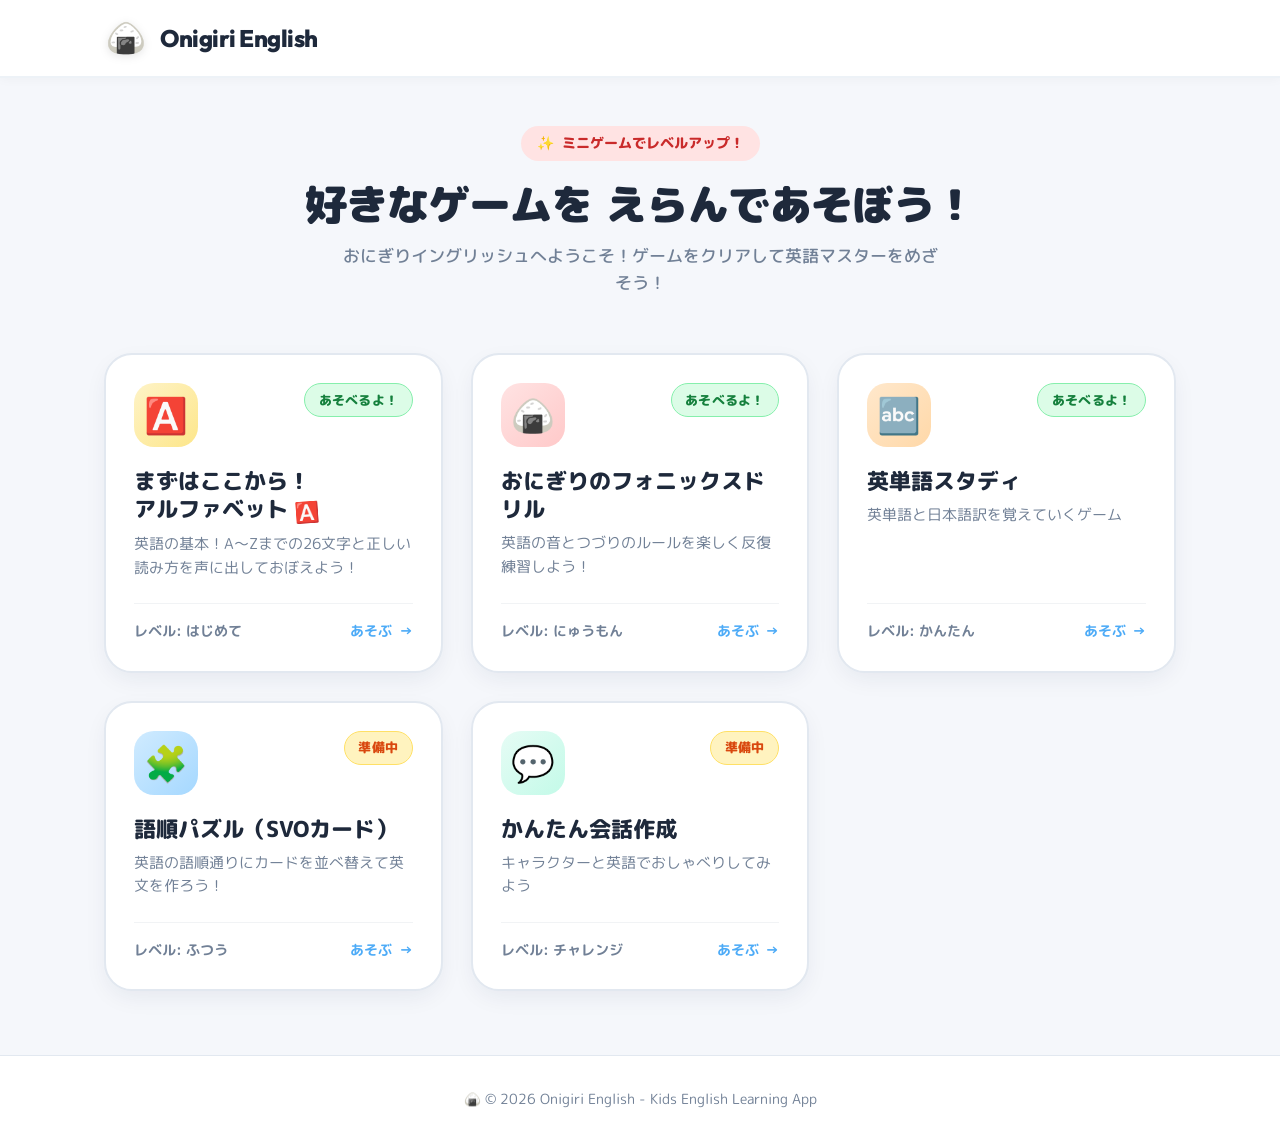
<file: index.html>
<!doctype html>
<html lang="ja">
  <head>
    <meta charset="UTF-8" />
    <meta name="viewport" content="width=device-width, initial-scale=1.0" />
    <title>Onigiri English - 子ども向け英語学習ポータル</title>
    <meta name="description" content="子ども向け英語学習Webアプリ。英単語スタディ、語順パズル、英会話などの楽しいミニゲームで英語を学ぼう！" />
    <meta property="og:title" content="Onigiri English - 子ども向け英語学習ポータル" />
    <meta property="og:description" content="子ども向け英語学習Webアプリ。英単語スタディ、語順パズル、英会話などの楽しいミニゲームで英語を学ぼう！" />
    <meta property="og:type" content="website" />
    <meta name="twitter:card" content="summary_large_image" />

    <!-- 共通スタイルシート -->
    <link rel="stylesheet" href="/css/style.css" />
  </head>
  <body>
    <!-- ヘッダー -->
    <header class="site-header">
      <div class="container header-inner">
        <a href="/" class="brand-logo" aria-label="Onigiri English トップページ">
          <div class="brand-icon" aria-hidden="true">🍙</div>
          <div class="brand-info">
            <span class="brand-title">Onigiri English</span>
          </div>
        </a>
      </div>
    </header>

    <!-- メインコンテンツ -->
    <main class="main-content">
      <div class="container">
        <!-- ヒーロー / 案内エリア -->
        <section class="hero-section">
          <div class="hero-pill">
            <span aria-hidden="true">✨</span>
            <span>ミニゲームでレベルアップ！</span>
          </div>
          <h1 class="hero-title">好きなゲームを えらんであそぼう！</h1>
          <p class="hero-subtitle">
            おにぎりイングリッシュへようこそ！ゲームをクリアして英語マスターをめざそう！
          </p>
        </section>

        <!-- ゲーム選択グリッド -->
        <section class="games-section" aria-label="ゲーム選択一覧">
          <div class="games-grid">

            <!-- ゲーム0: まずはここから！ アルファベット -->
            <a 
              href="games/alphabet/index.html" 
              class="game-card" 
              aria-label="まずはここから！ アルファベット（あそべるよ！）"
            >
              <div class="card-header">
                <div class="game-icon-wrapper icon-alphabet" aria-hidden="true">
                  🅰️
                </div>
                <span class="status-badge ready">あそべるよ！</span>
              </div>
              <div class="card-body">
                <h2 class="game-title">まずはここから！<br />アルファベット <span class="title-pop-a" aria-hidden="true">🅰️</span></h2>
                <p class="game-description">英語の基本！A〜Zまでの26文字と正しい読み方を声に出しておぼえよう！</p>
              </div>
              <div class="card-footer">
                <span>レベル: はじめて</span>
                <span class="play-action-text">あそぶ <span class="arrow-icon">→</span></span>
              </div>
            </a>
            
            <!-- ゲーム1: おにぎりのフォニックスドリル -->
            <a 
              href="games/phonics-drill/index.html" 
              class="game-card" 
              aria-label="おにぎりのフォニックスドリル（あそべるよ！）"
            >
              <div class="card-header">
                <div class="game-icon-wrapper icon-phonics" aria-hidden="true">
                  🍙
                </div>
                <span class="status-badge ready">あそべるよ！</span>
              </div>
              <div class="card-body">
                <h2 class="game-title">おにぎりのフォニックスドリル</h2>
                <p class="game-description">英語の音とつづりのルールを楽しく反復練習しよう！</p>
              </div>
              <div class="card-footer">
                <span>レベル: にゅうもん</span>
                <span class="play-action-text">あそぶ <span class="arrow-icon">→</span></span>
              </div>
            </a>

            <!-- ゲーム2: 英単語スタディ -->
            <a 
              href="games/word-match/index.html" 
              class="game-card" 
              aria-label="英単語スタディ（あそべるよ！）"
            >
              <div class="card-header">
                <div class="game-icon-wrapper icon-word" aria-hidden="true">
                  🔤
                </div>
                <span class="status-badge ready">あそべるよ！</span>
              </div>
              <div class="card-body">
                <h2 class="game-title">英単語スタディ</h2>
                <p class="game-description">英単語と日本語訳を覚えていくゲーム</p>
              </div>
              <div class="card-footer">
                <span>レベル: かんたん</span>
                <span class="play-action-text">あそぶ <span class="arrow-icon">→</span></span>
              </div>
            </a>

            <!-- ゲーム2: 語順パズル（SVOカード） -->
            <a 
              href="games/svo-card/index.html" 
              class="game-card" 
              data-status="coming-soon"
              aria-label="語順パズル（SVOカード）（準備中）"
            >
              <div class="card-header">
                <div class="game-icon-wrapper icon-svo" aria-hidden="true">
                  🧩
                </div>
                <span class="status-badge coming-soon">準備中</span>
              </div>
              <div class="card-body">
                <h2 class="game-title">語順パズル（SVOカード）</h2>
                <p class="game-description">英語の語順通りにカードを並べ替えて英文を作ろう！</p>
              </div>
              <div class="card-footer">
                <span>レベル: ふつう</span>
                <span class="play-action-text">あそぶ <span class="arrow-icon">→</span></span>
              </div>
            </a>

            <!-- ゲーム3: かんたん会話作成 -->
            <a 
              href="games/dialogue/index.html" 
              class="game-card" 
              data-status="coming-soon"
              aria-label="かんたん会話作成（準備中）"
            >
              <div class="card-header">
                <div class="game-icon-wrapper icon-dialogue" aria-hidden="true">
                  💬
                </div>
                <span class="status-badge coming-soon">準備中</span>
              </div>
              <div class="card-body">
                <h2 class="game-title">かんたん会話作成</h2>
                <p class="game-description">キャラクターと英語でおしゃべりしてみよう</p>
              </div>
              <div class="card-footer">
                <span>レベル: チャレンジ</span>
                <span class="play-action-text">あそぶ <span class="arrow-icon">→</span></span>
              </div>
            </a>

          </div>
        </section>
      </div>
    </main>

    <!-- フッター -->
    <footer class="site-footer">
      <div class="container">
        <p>🍙 © 2026 Onigiri English - Kids English Learning App</p>
      </div>
    </footer>

    <!-- 準備中モーダル -->
    <div 
      id="comingSoonModal" 
      class="modal-overlay" 
      role="dialog" 
      aria-modal="true" 
      aria-labelledby="modalTitle" 
      aria-hidden="true"
    >
      <div class="modal-content">
        <div class="modal-mascot" aria-hidden="true">🍙</div>
        <h3 id="modalTitle" class="modal-title">準備中です！</h3>
        <p id="modalMessage" class="modal-text">このゲームは現在準備中です！お楽しみに！</p>
        <button id="modalCloseBtn" class="modal-btn-close" type="button">
          わかった！
        </button>
      </div>
    </div>

    <!-- ポータル画面用ロジック（ES Modules） -->
    <script type="module" src="/js/main.js"></script>
  </body>
</html>
</file>
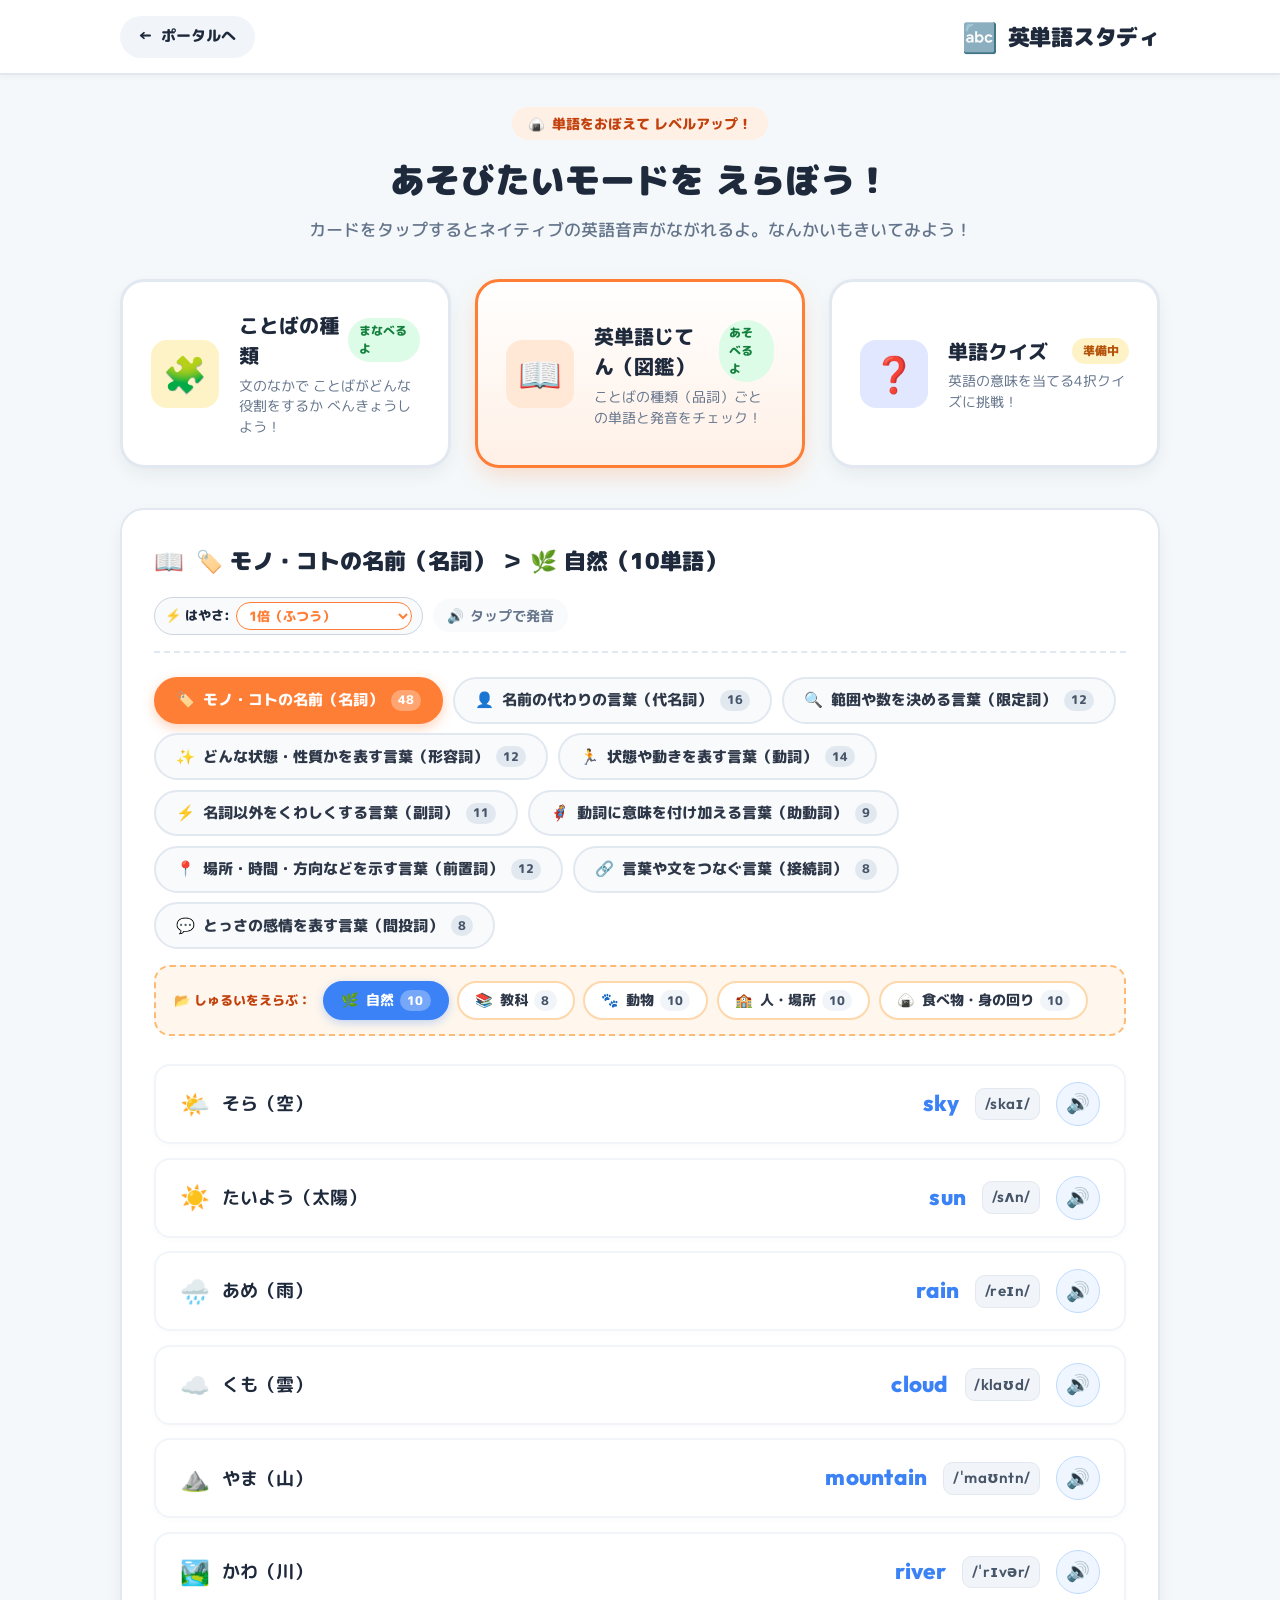
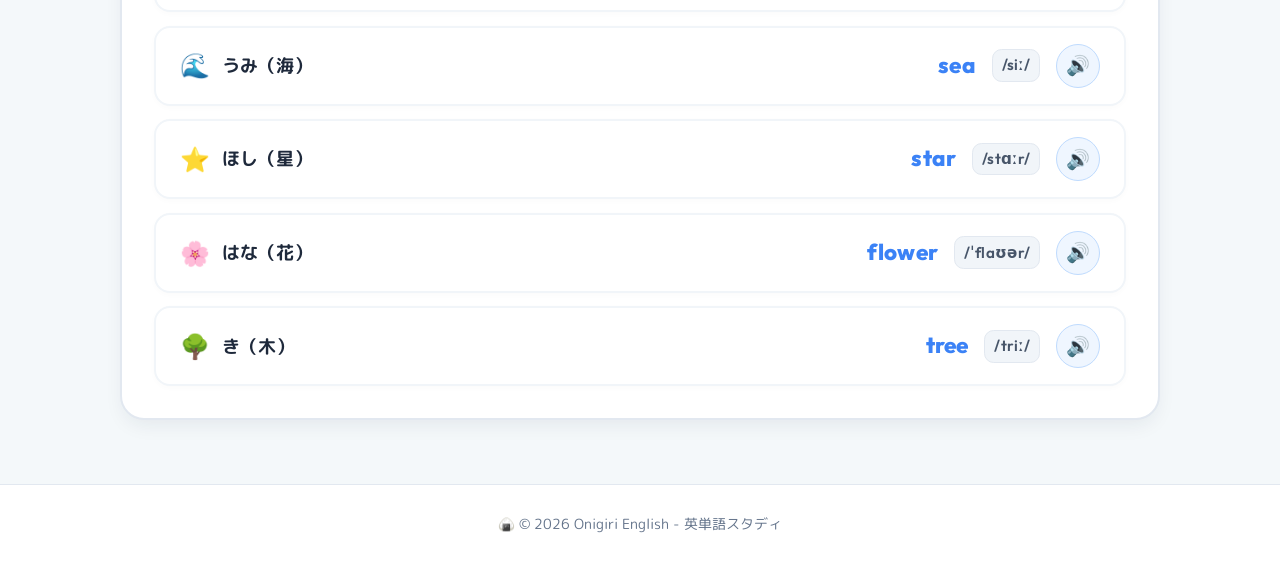
<file: games/word-match/index.html>
<!doctype html>
<html lang="ja">
  <head>
    <meta charset="UTF-8" />
    <meta name="viewport" content="width=device-width, initial-scale=1.0" />
    <title>英単語スタディ - Onigiri English</title>
    <meta name="description" content="小学生向け英単語学習。名前の代わりの言葉、モノ・コトの名前（自然・教科・動物）、日常の動作をネイティブ音声と一緒に覚えよう！" />
    
    <!-- 専用スタイルシート -->
    <link rel="stylesheet" href="./style.css" />
  </head>
  <body>
    <!-- ヘッダー -->
    <header class="game-header">
      <div class="container header-inner">
        <a href="../../index.html" class="back-link" aria-label="ポータル画面へ戻る">
          <span aria-hidden="true">←</span>
          <span>ポータルへ</span>
        </a>

        <div class="header-title-wrap">
          <span class="header-badge-icon" aria-hidden="true">🔤</span>
          <h1 class="game-page-title">英単語スタディ</h1>
        </div>
      </div>
    </header>

    <!-- メインコンテンツ -->
    <main class="main-area">
      <div class="container">
        <!-- 案内バナー -->
        <section class="intro-banner">
          <div class="intro-badge">
            <span aria-hidden="true">🍙</span>
            <span>単語をおぼえて レベルアップ！</span>
          </div>
          <h2 class="intro-title">あそびたいモードを えらぼう！</h2>
          <p class="intro-desc">
            カードをタップするとネイティブの英語音声がながれるよ。なんかいもきいてみよう！
          </p>
        </section>

        <!-- サブゲーム選択メニュー -->
        <section class="mode-selection-section" aria-label="サブゲーム選択">
          <div class="mode-grid">
            <!-- カード1: ことばの種類（左に新設） -->
            <button
              id="wordTypesModeCard"
              class="mode-card"
              type="button"
              aria-expanded="false"
              aria-controls="wordTypesArea"
            >
              <div class="mode-icon-box types-icon-box" aria-hidden="true">
                🧩
              </div>
              <div class="mode-content">
                <div class="mode-title-row">
                  <h3 class="mode-title">ことばの種類</h3>
                  <span class="mode-tag tag-ready">まなべるよ</span>
                </div>
                <p class="mode-desc">文のなかで ことばがどんな役割をするか べんきょうしよう！</p>
              </div>
            </button>

            <!-- カード2: 英単語じてん（図鑑） -->
            <button 
              id="dictModeCard" 
              class="mode-card active" 
              type="button"
              aria-expanded="true"
              aria-controls="dictionaryArea"
            >
              <div class="mode-icon-box dict-icon-box" aria-hidden="true">
                📖
              </div>
              <div class="mode-content">
                <div class="mode-title-row">
                  <h3 class="mode-title">英単語じてん（図鑑）</h3>
                  <span class="mode-tag tag-ready">あそべるよ</span>
                </div>
                <p class="mode-desc">ことばの種類（品詞）ごとの単語と発音をチェック！</p>
              </div>
            </button>

            <!-- カード3: 単語クイズ（準備中） -->
            <button 
              id="quizModeCard" 
              class="mode-card" 
              type="button"
              aria-label="単語クイズ（現在準備中）"
            >
              <div class="mode-icon-box quiz-icon-box" aria-hidden="true">
                ❓
              </div>
              <div class="mode-content">
                <div class="mode-title-row">
                  <h3 class="mode-title">単語クイズ</h3>
                  <span class="mode-tag tag-coming-soon">準備中</span>
                </div>
                <p class="mode-desc">英語の意味を当てる4択クイズに挑戦！</p>
              </div>
            </button>
          </div>
        </section>

        <!-- ことばの種類（品詞の役割）学習エリア -->
        <section id="wordTypesArea" class="word-types-area hidden" aria-label="ことばの種類エリア">
          <div class="types-header-row">
            <div class="types-title-box">
              <span aria-hidden="true" class="types-header-icon">🧩</span>
              <div>
                <h3 class="types-main-title">ことばの種類（10個の品詞のやくわり）</h3>
                <p class="types-sub-title">
                  英語というカードゲームの10種類の手札（品詞）！それぞれの役割をふんわりつかもう！
                </p>
              </div>
            </div>
          </div>

          <!-- ことばの種類リスト（JSで動的生成） -->
          <div id="wordTypesListContainer" class="word-types-list-container" role="list">
            <!-- JSで各品詞の解説カードを生成 -->
          </div>
        </section>

        <!-- 単語辞書エリア -->
        <section id="dictionaryArea" class="dictionary-area" aria-label="英単語じてんエリア">
          <div class="dict-header-row">
            <div class="dict-title-box">
              <span aria-hidden="true" style="font-size: 1.5rem;">📖</span>
              <h3 id="currentGroupName">モノ・コトの名前（名詞）</h3>
            </div>
            <div class="dict-tip-group">
              <div class="speed-control-wrapper">
                <label for="playbackSpeedSelect" class="speed-label">
                  <span aria-hidden="true">⚡</span>はやさ:
                </label>
                <select id="playbackSpeedSelect" class="speed-select" aria-label="音声の再生スピード">
                  <option value="0.5">0.5倍（ゆっくり）</option>
                  <option value="0.8">0.8倍（ややゆっくり）</option>
                  <option value="1.0" selected>1倍（ふつう）</option>
                </select>
              </div>
              <div class="dict-tip">
                <span aria-hidden="true">🔊</span>
                <span>タップで発音</span>
              </div>
            </div>
          </div>

          <!-- グループ切替タブ（ことばの種類ごとのメインタブ） -->
          <div 
            id="groupTabsContainer" 
            class="group-tabs-container" 
            role="tablist" 
            aria-label="ことばの種類タブ"
          >
            <!-- JSで動的にボタン生成 -->
          </div>

          <!-- サブカテゴリ切替タブ（モノ・コトの名前（名詞）選択時のみ表示） -->
          <div 
            id="subGroupTabsContainer" 
            class="sub-group-tabs-container hidden" 
            role="tablist" 
            aria-label="モノ・コトの名前（名詞）の種類"
          >
            <!-- JSで動的にサブカテゴリボタン生成 -->
          </div>

          <!-- 単語リスト -->
          <div 
            id="wordListContainer" 
            class="word-list-container" 
            role="region" 
            aria-live="polite"
          >
            <!-- JSで動的に単語カードを生成 -->
          </div>
        </section>
      </div>
    </main>

    <!-- クイズ準備中モーダル -->
    <div 
      id="quizComingSoonModal" 
      class="modal-overlay" 
      role="dialog" 
      aria-modal="true" 
      aria-labelledby="quizModalTitle" 
      aria-hidden="true"
    >
      <div class="modal-content">
        <div class="modal-mascot" aria-hidden="true">🎯</div>
        <h3 id="quizModalTitle" class="modal-title">準備中です！</h3>
        <p class="modal-text">「単語クイズ」は現在準備中です！<br />まずは「英単語じてん」で単語をおぼえてみてね！</p>
        <button id="modalCloseBtn" class="modal-btn-close" type="button">
          わかった！
        </button>
      </div>
    </div>

    <!-- フッター -->
    <footer class="game-footer">
      <div class="container">
        <p>🍙 © 2026 Onigiri English - 英単語スタディ</p>
      </div>
    </footer>

    <!-- 専用ロジック（ES Modules） -->
    <script type="module" src="./main.js"></script>
  </body>
</html>
</file>
<file: css/style.css>
/* ==========================================================================
   Onigiri English - 共通スタイルシート (css/style.css)
   対象: 小学生〜英検初級層向け 英語学習ポータル
   ========================================================================== */

/* Google Fontsの読み込み（親しみやすい丸ゴシックフォント） */
@import url('https://fonts.googleapis.com/css2?family=M+PLUS+Rounded+1c:wght@400;500;700;800;900&family=Outfit:wght@600;700;800&display=swap');

/* CSS変数（おにぎり・和モダン＆ポップなカラーパレット） */
:root {
  --color-bg: #F5F7FB;
  --color-card-bg: #FFFFFF;
  --color-text-main: #2D3748;
  --color-text-muted: #718096;
  --color-primary: #FF6B6B;       /* うめぼし・サーモンピンク */
  --color-primary-hover: #FA5252;
  --color-secondary: #4DABF7;     /* さわやかなスカイブルー */
  --color-accent-yellow: #FFD43B; /* たまごイエロー */
  --color-accent-green: #38D9A9;  /* のり・まっちゃグリーン */
  --color-nori: #1E293B;          /* おにぎりの海苔ブラック */
  --color-border: #E2E8F0;
  --color-badge-bg: #FFF3BF;
  --color-badge-text: #D9480F;

  --shadow-sm: 0 2px 6px rgba(0, 0, 0, 0.04);
  --shadow-md: 0 8px 24px -4px rgba(26, 38, 74, 0.08);
  --shadow-hover: 0 16px 32px -6px rgba(26, 38, 74, 0.14);

  --radius-sm: 0.75rem;
  --radius-md: 1.25rem;
  --radius-lg: 1.75rem;
  --radius-full: 9999px;

  --transition-normal: all 0.25s cubic-bezier(0.16, 1, 0.3, 1);
}

/* リセット＆基本スタイル */
*, *::before, *::after {
  box-sizing: border-box;
  margin: 0;
  padding: 0;
}

body {
  font-family: 'M PLUS Rounded 1c', -apple-system, BlinkMacSystemFont, "Segoe UI", Roboto, sans-serif;
  background-color: var(--color-bg);
  color: var(--color-text-main);
  line-height: 1.6;
  min-height: 100vh;
  display: flex;
  flex-direction: column;
  -webkit-font-smoothing: antialiased;
}

/* アクセシビリティ: リンク・ボタンフォーカス */
a:focus-visible,
button:focus-visible {
  outline: 3px solid var(--color-secondary);
  outline-offset: 3px;
}

/* ==========================================================================
   レイアウトコンテナ
   ========================================================================== */
.container {
  width: 100%;
  max-width: 1120px;
  margin-left: auto;
  margin-right: auto;
  padding-left: 1.5rem;
  padding-right: 1.5rem;
}

/* ==========================================================================
   ヘッダー (Header)
   ========================================================================== */
.site-header {
  background-color: #FFFFFF;
  border-bottom: 2px solid #EDF2F7;
  padding: 1rem 0;
  position: sticky;
  top: 0;
  z-index: 40;
  box-shadow: 0 2px 10px rgba(0, 0, 0, 0.03);
}

.site-header .header-inner {
  display: flex;
  align-items: center;
  justify-content: space-between;
}

.brand-logo {
  display: flex;
  align-items: center;
  gap: 0.75rem;
  text-decoration: none;
  color: var(--color-nori);
  transition: var(--transition-normal);
}

.brand-logo:hover {
  transform: scale(1.02);
}

.brand-icon {
  width: 44px;
  height: 44px;
  display: flex;
  align-items: center;
  justify-content: center;
  font-size: 2rem;
  filter: drop-shadow(0 2px 4px rgba(0, 0, 0, 0.1));
  user-select: none;
}

.brand-info {
  display: flex;
  flex-direction: column;
}

.brand-title {
  font-family: 'Outfit', 'M PLUS Rounded 1c', sans-serif;
  font-size: 1.5rem;
  font-weight: 800;
  letter-spacing: -0.02em;
  color: var(--color-nori);
  line-height: 1.1;
}

.brand-tagline {
  font-size: 0.75rem;
  font-weight: 700;
  color: var(--color-primary);
  letter-spacing: 0.04em;
}

/* ==========================================================================
   ヒーローセクション (Hero Section)
   ========================================================================== */
.hero-section {
  padding: 3rem 0 2rem;
  text-align: center;
}

.hero-pill {
  display: inline-flex;
  align-items: center;
  gap: 0.5rem;
  background-color: #FFE3E3;
  color: #C92A2A;
  font-size: 0.875rem;
  font-weight: 800;
  padding: 0.4rem 1rem;
  border-radius: var(--radius-full);
  margin-bottom: 1rem;
}

.hero-title {
  font-size: clamp(1.8rem, 4vw, 2.6rem);
  font-weight: 900;
  color: var(--color-nori);
  letter-spacing: -0.02em;
  line-height: 1.3;
  margin-bottom: 0.75rem;
}

.hero-subtitle {
  font-size: 1.05rem;
  color: var(--color-text-muted);
  font-weight: 500;
  max-width: 600px;
  margin: 0 auto;
}

/* ==========================================================================
   ゲーム選択グリッド (Games Grid)
   ========================================================================== */
.main-content {
  flex: 1;
  padding-bottom: 4rem;
}

.games-grid {
  display: grid;
  grid-template-columns: repeat(auto-fit, minmax(300px, 1fr));
  gap: 1.75rem;
  margin-top: 1.5rem;
}

/* ゲームカード */
.game-card {
  position: relative;
  background-color: var(--color-card-bg);
  border-radius: var(--radius-lg);
  border: 2px solid var(--color-border);
  box-shadow: var(--shadow-md);
  text-decoration: none;
  color: inherit;
  overflow: hidden;
  display: flex;
  flex-direction: column;
  transition: var(--transition-normal);
  cursor: pointer;
  padding: 1.75rem;
}

.game-card:hover {
  transform: translateY(-6px);
  box-shadow: var(--shadow-hover);
  border-color: #CBD5E1;
}

.game-card:active {
  transform: translateY(-2px);
}

/* カード上部：アイコン＆バッジ */
.card-header {
  display: flex;
  align-items: flex-start;
  justify-content: space-between;
  margin-bottom: 1.25rem;
}

.game-icon-wrapper {
  width: 64px;
  height: 64px;
  border-radius: var(--radius-md);
  display: flex;
  align-items: center;
  justify-content: center;
  font-size: 2.2rem;
  transition: transform 0.3s ease;
  user-select: none;
}

.game-card:hover .game-icon-wrapper {
  transform: scale(1.1) rotate(-3deg);
}

/* アイコン個別背景テーマ */
.icon-alphabet {
  background: linear-gradient(135deg, #FEF3C7 0%, #FDE68A 100%);
  color: #D97706;
}

.title-pop-a {
  display: inline-block;
  font-size: 1.25rem;
  vertical-align: middle;
  transform: rotate(-4deg);
}

.icon-phonics {
  background: linear-gradient(135deg, #FFE3E3 0%, #FFC9C9 100%);
  color: #E03131;
}

.icon-word {
  background: linear-gradient(135deg, #FFE8CC 0%, #FFD8A8 100%);
  color: #D9480F;
}

.icon-svo {
  background: linear-gradient(135deg, #D0EBFF 0%, #A5D8FF 100%);
  color: #1971C2;
}

.icon-dialogue {
  background: linear-gradient(135deg, #E6FCF5 0%, #C3FAE8 100%);
  color: #0CA678;
}

/* ステータスタグ（準備中） */
.status-badge {
  display: inline-flex;
  align-items: center;
  gap: 0.35rem;
  padding: 0.35rem 0.85rem;
  border-radius: var(--radius-full);
  font-size: 0.8rem;
  font-weight: 800;
  letter-spacing: 0.02em;
  user-select: none;
  white-space: nowrap;
}

.status-badge.coming-soon {
  background-color: var(--color-badge-bg);
  color: var(--color-badge-text);
  border: 1px solid #FFE066;
}

.status-badge.ready {
  background-color: #DCFCE7;
  color: #15803D;
  border: 1px solid #86EFAC;
}

/* カード本文 */
.card-body {
  flex: 1;
  display: flex;
  flex-direction: column;
}

.game-title {
  font-size: 1.35rem;
  font-weight: 800;
  color: var(--color-nori);
  margin-bottom: 0.5rem;
  line-height: 1.3;
}

.game-description {
  font-size: 0.95rem;
  color: var(--color-text-muted);
  line-height: 1.55;
  margin-bottom: 1.5rem;
  flex-grow: 1;
}

/* カード下部アクション案内 */
.card-footer {
  display: flex;
  align-items: center;
  justify-content: space-between;
  padding-top: 1rem;
  border-top: 1px solid #F1F3F5;
  font-size: 0.875rem;
  font-weight: 700;
  color: var(--color-text-muted);
}

.play-action-text {
  display: flex;
  align-items: center;
  gap: 0.4rem;
  color: var(--color-secondary);
}

.game-card:hover .play-action-text {
  color: var(--color-primary);
}

.arrow-icon {
  display: inline-block;
  transition: transform 0.2s ease;
}

.game-card:hover .arrow-icon {
  transform: translateX(4px);
}

/* ==========================================================================
   準備中モーダル (Coming Soon Modal)
   ========================================================================== */
.modal-overlay {
  position: fixed;
  inset: 0;
  background-color: rgba(15, 23, 42, 0.6);
  backdrop-filter: blur(4px);
  -webkit-backdrop-filter: blur(4px);
  display: flex;
  align-items: center;
  justify-content: center;
  padding: 1.5rem;
  z-index: 100;
  opacity: 0;
  visibility: hidden;
  transition: opacity 0.2s ease, visibility 0.2s ease;
}

.modal-overlay.active {
  opacity: 1;
  visibility: visible;
}

.modal-content {
  background-color: #FFFFFF;
  border-radius: var(--radius-lg);
  box-shadow: 0 25px 50px -12px rgba(0, 0, 0, 0.25);
  width: 100%;
  max-width: 440px;
  text-align: center;
  padding: 2.25rem 2rem;
  transform: scale(0.92);
  transition: transform 0.25s cubic-bezier(0.16, 1, 0.3, 1);
  border: 3px solid #FFF3BF;
}

.modal-overlay.active .modal-content {
  transform: scale(1);
}

.modal-mascot {
  font-size: 4rem;
  line-height: 1;
  margin-bottom: 1rem;
  animation: bounce 1.2s infinite ease-in-out;
  display: inline-block;
}

@keyframes bounce {
  0%, 100% {
    transform: translateY(0);
  }
  50% {
    transform: translateY(-8px);
  }
}

.modal-title {
  font-size: 1.45rem;
  font-weight: 800;
  color: var(--color-nori);
  margin-bottom: 0.5rem;
}

.modal-text {
  font-size: 1rem;
  color: var(--color-text-muted);
  line-height: 1.6;
  margin-bottom: 1.75rem;
}

.modal-btn-close {
  background-color: var(--color-primary);
  color: #FFFFFF;
  border: none;
  font-family: inherit;
  font-size: 1rem;
  font-weight: 800;
  padding: 0.85rem 2.2rem;
  border-radius: var(--radius-full);
  cursor: pointer;
  box-shadow: 0 6px 16px rgba(255, 107, 107, 0.35);
  transition: var(--transition-normal);
  min-height: 48px;
  min-width: 160px;
}

.modal-btn-close:hover {
  background-color: var(--color-primary-hover);
  transform: translateY(-2px);
  box-shadow: 0 8px 20px rgba(255, 107, 107, 0.45);
}

.modal-btn-close:active {
  transform: translateY(0);
}

/* ==========================================================================
   フッター (Footer)
   ========================================================================== */
.site-footer {
  background-color: #FFFFFF;
  border-top: 1px solid var(--color-border);
  padding: 2rem 0;
  text-align: center;
  color: var(--color-text-muted);
  font-size: 0.85rem;
  margin-top: auto;
}

.site-footer p {
  display: flex;
  align-items: center;
  justify-content: center;
  gap: 0.4rem;
}

/* ==========================================================================
   レスポンシブ調整 (Responsive)
   ========================================================================== */
@media (max-width: 640px) {
  .hero-section {
    padding: 2rem 0 1.5rem;
  }

  .games-grid {
    grid-template-columns: 1fr;
    gap: 1.25rem;
  }

  .game-card {
    padding: 1.35rem;
  }

  .modal-content {
    padding: 1.75rem 1.25rem;
  }
}
</file>
<file: games/word-match/style.css>
/* ==========================================================================
   英単語スタディ専用スタイル (games/word-match/style.css)
   ========================================================================== */

/* 共通フォント読み込み */
@import url('https://fonts.googleapis.com/css2?family=M+PLUS+Rounded+1c:wght@400;500;700;800;900&family=Outfit:wght@600;700;800&display=swap');

:root {
  --color-bg: #F4F8FA;
  --color-card-bg: #FFFFFF;
  --color-nori: #1E293B;
  --color-text-main: #2D3748;
  --color-text-muted: #64748B;
  
  --color-orange: #FF7E36;
  --color-orange-light: #FFF0E6;
  --color-blue: #3B82F6;
  --color-blue-light: #EFF6FF;
  --color-green: #10B981;
  --color-green-light: #ECFDF5;
  --color-yellow: #F59E0B;
  --color-yellow-light: #FEF3C7;
  --color-pink: #EC4899;
  --color-pink-light: #FDF2F8;

  --color-primary: #FF7E36;
  --color-border: #E2E8F0;
  
  --radius-sm: 0.6rem;
  --radius-md: 1rem;
  --radius-lg: 1.5rem;
  --radius-full: 9999px;

  --shadow-sm: 0 2px 6px rgba(0, 0, 0, 0.04);
  --shadow-md: 0 8px 20px -4px rgba(30, 41, 59, 0.08);
  --shadow-hover: 0 14px 28px -6px rgba(30, 41, 59, 0.14);
}

*, *::before, *::after {
  box-sizing: border-box;
  margin: 0;
  padding: 0;
}

body {
  font-family: 'M PLUS Rounded 1c', -apple-system, BlinkMacSystemFont, "Segoe UI", Roboto, sans-serif;
  background-color: var(--color-bg);
  color: var(--color-text-main);
  line-height: 1.6;
  min-height: 100vh;
  display: flex;
  flex-direction: column;
  -webkit-font-smoothing: antialiased;
}

.container {
  width: 100%;
  max-width: 1080px;
  margin: 0 auto;
  padding: 0 1.25rem;
}

/* ==========================================================================
   ヘッダー (Header)
   ========================================================================== */
.game-header {
  background-color: #FFFFFF;
  border-bottom: 2px solid var(--color-border);
  padding: 0.85rem 0;
  position: sticky;
  top: 0;
  z-index: 50;
  box-shadow: var(--shadow-sm);
}

.header-inner {
  display: flex;
  align-items: center;
  justify-content: space-between;
  gap: 1rem;
}

.back-link {
  display: inline-flex;
  align-items: center;
  gap: 0.5rem;
  background-color: #F1F5F9;
  color: var(--color-nori);
  text-decoration: none;
  font-weight: 800;
  font-size: 0.95rem;
  padding: 0.55rem 1.15rem;
  border-radius: var(--radius-full);
  transition: all 0.2s ease;
  min-height: 42px;
}

.back-link:hover {
  background-color: #E2E8F0;
  transform: translateX(-3px);
}

.header-title-wrap {
  display: flex;
  align-items: center;
  gap: 0.6rem;
}

.header-badge-icon {
  font-size: 1.8rem;
  user-select: none;
}

.game-page-title {
  font-size: 1.4rem;
  font-weight: 900;
  color: var(--color-nori);
  letter-spacing: -0.01em;
}

/* ==========================================================================
   メインエリア & イントロ
   ========================================================================== */
.main-area {
  flex: 1;
  padding: 2rem 0 4rem;
}

.intro-banner {
  text-align: center;
  margin-bottom: 2.25rem;
}

.intro-badge {
  display: inline-flex;
  align-items: center;
  gap: 0.4rem;
  background-color: var(--color-orange-light);
  color: #C2410C;
  font-weight: 800;
  font-size: 0.85rem;
  padding: 0.35rem 1rem;
  border-radius: var(--radius-full);
  margin-bottom: 0.75rem;
}

.intro-title {
  font-size: clamp(1.6rem, 3.5vw, 2.2rem);
  font-weight: 900;
  color: var(--color-nori);
  margin-bottom: 0.5rem;
}

.intro-desc {
  font-size: 1.05rem;
  color: var(--color-text-muted);
  font-weight: 500;
}

/* ==========================================================================
   サブゲーム選択メニュー (Sub-game Mode Cards)
   ========================================================================== */
.mode-selection-section {
  margin-bottom: 2.5rem;
}

.mode-grid {
  display: grid;
  grid-template-columns: repeat(auto-fit, minmax(280px, 1fr));
  gap: 1.5rem;
}

.mode-card {
  background-color: var(--color-card-bg);
  border-radius: var(--radius-lg);
  border: 3px solid var(--color-border);
  padding: 1.75rem;
  display: flex;
  align-items: center;
  gap: 1.25rem;
  cursor: pointer;
  text-align: left;
  transition: all 0.25s cubic-bezier(0.16, 1, 0.3, 1);
  box-shadow: var(--shadow-md);
  position: relative;
  overflow: hidden;
  user-select: none;
  font-family: inherit;
}

.mode-card:hover {
  transform: translateY(-5px);
  box-shadow: var(--shadow-hover);
  border-color: #CBD5E1;
}

.mode-card.active {
  border-color: var(--color-orange);
  background: linear-gradient(to bottom, #FFFFFF, var(--color-orange-light));
  box-shadow: 0 10px 24px -4px rgba(255, 126, 54, 0.25);
}

.mode-icon-box {
  width: 68px;
  height: 68px;
  border-radius: var(--radius-md);
  display: flex;
  align-items: center;
  justify-content: center;
  font-size: 2.2rem;
  flex-shrink: 0;
  transition: transform 0.2s ease;
}

.mode-card:hover .mode-icon-box {
  transform: scale(1.1) rotate(-4deg);
}

.types-icon-box {
  background-color: #FEF3C7;
}

.dict-icon-box {
  background-color: #FFE8D6;
}

.quiz-icon-box {
  background-color: #E0E7FF;
}

.mode-content {
  flex: 1;
}

.mode-title-row {
  display: flex;
  align-items: center;
  justify-content: space-between;
  gap: 0.5rem;
  margin-bottom: 0.35rem;
}

.mode-title {
  font-size: 1.25rem;
  font-weight: 800;
  color: var(--color-nori);
}

.mode-desc {
  font-size: 0.88rem;
  color: var(--color-text-muted);
  line-height: 1.45;
}

.mode-tag {
  font-size: 0.75rem;
  font-weight: 800;
  padding: 0.25rem 0.65rem;
  border-radius: var(--radius-full);
}

.tag-ready {
  background-color: #DCFCE7;
  color: #15803D;
}

.tag-coming-soon {
  background-color: #FEF3C7;
  color: #B45309;
}

/* ==========================================================================
   ことばの種類（品詞の役割）学習エリア (Word Types Area)
   ========================================================================== */
.word-types-area {
  background-color: #FFFFFF;
  border-radius: var(--radius-lg);
  border: 2px solid var(--color-border);
  box-shadow: var(--shadow-md);
  padding: 2rem;
  margin-bottom: 2rem;
  transition: all 0.3s ease;
}

.word-types-area.hidden {
  display: none;
}

.types-header-row {
  display: flex;
  flex-wrap: wrap;
  align-items: center;
  justify-content: space-between;
  gap: 1rem;
  margin-bottom: 1.5rem;
  padding-bottom: 1.1rem;
  border-bottom: 2px dashed #E2E8F0;
}

.types-title-box {
  display: flex;
  align-items: center;
  gap: 0.85rem;
}

.types-header-icon {
  width: 48px;
  height: 48px;
  border-radius: var(--radius-md);
  background-color: #FEF3C7;
  display: inline-flex;
  align-items: center;
  justify-content: center;
  font-size: 1.7rem;
  flex-shrink: 0;
}

.types-main-title {
  font-size: 1.35rem;
  font-weight: 900;
  color: var(--color-nori);
}

.types-sub-title {
  font-size: 0.9rem;
  font-weight: 700;
  color: var(--color-text-muted);
}

.word-types-list-container {
  display: flex;
  flex-direction: column;
  gap: 1.15rem;
}

.word-type-card {
  display: flex;
  flex-direction: column;
  gap: 0.9rem;
  background-color: #FFFDF9;
  border: 2px solid #E2E8F0;
  border-radius: var(--radius-md);
  padding: 1.35rem 1.5rem;
  box-shadow: 0 3px 10px rgba(15, 23, 42, 0.03);
  transition: all 0.2s ease;
}

.word-type-card:hover {
  border-color: #FDBA74;
  background-color: #FFFBEB;
  box-shadow: 0 8px 18px rgba(245, 158, 11, 0.1);
}

.word-type-card-top {
  display: flex;
  flex-wrap: wrap;
  align-items: center;
  justify-content: space-between;
  gap: 1rem;
}

.word-type-title-wrap {
  display: flex;
  align-items: center;
  gap: 0.75rem;
}

.word-type-num-badge {
  width: 32px;
  height: 32px;
  border-radius: var(--radius-full);
  background-color: var(--color-nori);
  color: #FFFFFF;
  font-family: 'Outfit', sans-serif;
  font-size: 0.9rem;
  font-weight: 800;
  display: inline-flex;
  align-items: center;
  justify-content: center;
  flex-shrink: 0;
}

.word-type-emoji {
  font-size: 1.75rem;
  line-height: 1;
  user-select: none;
}

.word-type-name {
  font-size: 1.25rem;
  font-weight: 900;
  color: var(--color-nori);
}

.word-type-jump-btn {
  display: inline-flex;
  align-items: center;
  gap: 0.4rem;
  background-color: var(--color-orange-light);
  border: 1.5px solid #FDBA74;
  color: #C2410C;
  font-family: inherit;
  font-size: 0.84rem;
  font-weight: 800;
  padding: 0.45rem 0.95rem;
  border-radius: var(--radius-full);
  cursor: pointer;
  transition: all 0.18s ease;
}

.word-type-jump-btn:hover {
  background-color: var(--color-orange);
  border-color: var(--color-orange);
  color: #FFFFFF;
  transform: translateY(-1px);
}

.word-type-desc {
  font-size: 0.98rem;
  font-weight: 700;
  color: var(--color-text-main);
  line-height: 1.65;
  background-color: #FFFFFF;
  border-left: 4px solid var(--color-orange);
  padding: 0.75rem 1rem;
  border-radius: 0 var(--radius-sm) var(--radius-sm) 0;
}

.word-type-examples-row {
  display: flex;
  flex-wrap: wrap;
  align-items: center;
  gap: 0.55rem;
}

.word-type-examples-label {
  font-size: 0.82rem;
  font-weight: 800;
  color: var(--color-text-muted);
}

.word-type-example-chip {
  display: inline-flex;
  align-items: center;
  gap: 0.35rem;
  background-color: #EFF6FF;
  border: 1.5px solid #BFDBFE;
  color: #1E40AF;
  font-size: 0.85rem;
  font-weight: 800;
  padding: 0.25rem 0.7rem;
  border-radius: var(--radius-full);
}

.word-type-example-en {
  font-family: 'Outfit', sans-serif;
  font-weight: 800;
  color: var(--color-blue);
}

/* ==========================================================================
   単語辞書エリア (Word Dictionary Area)
   ========================================================================== */
.dictionary-area {
  background-color: #FFFFFF;
  border-radius: var(--radius-lg);
  border: 2px solid var(--color-border);
  box-shadow: var(--shadow-md);
  padding: 2rem;
  transition: all 0.3s ease;
}

.dictionary-area.hidden {
  display: none;
}

.dict-header-row {
  display: flex;
  flex-wrap: wrap;
  align-items: center;
  justify-content: space-between;
  gap: 1rem;
  margin-bottom: 1.5rem;
  padding-bottom: 1rem;
  border-bottom: 2px dashed #E2E8F0;
}

.dict-title-box {
  display: flex;
  align-items: center;
  gap: 0.75rem;
}

.dict-title-box h3 {
  font-size: 1.35rem;
  font-weight: 900;
  color: var(--color-nori);
}

.dict-tip-group {
  display: flex;
  align-items: center;
  gap: 0.6rem;
  flex-wrap: wrap;
}

.speed-control-wrapper {
  display: inline-flex;
  align-items: center;
  gap: 0.4rem;
  background-color: #F8FAFC;
  border: 1.5px solid #CBD5E1;
  padding: 0.25rem 0.65rem;
  border-radius: var(--radius-full);
}

.speed-label {
  font-size: 0.82rem;
  font-weight: 800;
  color: var(--color-nori);
  display: inline-flex;
  align-items: center;
  gap: 0.2rem;
  user-select: none;
}

.speed-select {
  font-family: inherit;
  font-size: 0.82rem;
  font-weight: 800;
  color: var(--color-orange);
  background-color: #FFFFFF;
  border: 1.5px solid var(--color-orange);
  border-radius: var(--radius-full);
  padding: 0.2rem 0.5rem;
  cursor: pointer;
  outline: none;
  transition: all 0.2s ease;
}

.speed-select:hover {
  background-color: #FFF7ED;
  border-color: var(--color-orange-hover);
}

.speed-select:focus {
  box-shadow: 0 0 0 3px rgba(255, 126, 54, 0.2);
}

.dict-tip {
  font-size: 0.85rem;
  color: var(--color-text-muted);
  font-weight: 700;
  background-color: #F8FAFC;
  padding: 0.35rem 0.85rem;
  border-radius: var(--radius-full);
  display: inline-flex;
  align-items: center;
  gap: 0.4rem;
}

/* グループ切替タブ */
.group-tabs-container {
  display: flex;
  flex-wrap: wrap;
  gap: 0.6rem;
  margin-bottom: 1.75rem;
}

.group-tab-btn {
  display: inline-flex;
  align-items: center;
  gap: 0.5rem;
  background-color: #F8FAFC;
  border: 2px solid #E2E8F0;
  color: var(--color-text-main);
  font-family: inherit;
  font-size: 0.95rem;
  font-weight: 800;
  padding: 0.65rem 1.25rem;
  border-radius: var(--radius-full);
  cursor: pointer;
  transition: all 0.2s ease;
  min-height: 44px;
}

.group-tab-btn:hover {
  background-color: #EDF2F7;
  border-color: #CBD5E1;
  transform: translateY(-2px);
}

.group-tab-btn.active {
  background-color: var(--color-orange);
  color: #FFFFFF;
  border-color: var(--color-orange);
  box-shadow: 0 4px 12px rgba(255, 126, 54, 0.35);
}

.tab-badge {
  font-size: 0.75rem;
  background-color: rgba(255, 255, 255, 0.3);
  padding: 0.1rem 0.45rem;
  border-radius: var(--radius-full);
}

.group-tab-btn:not(.active) .tab-badge {
  background-color: #E2E8F0;
  color: #475569;
}

/* サブカテゴリ切替タブ（モノ・コトの名前用） */
.sub-group-tabs-container {
  display: flex;
  flex-wrap: wrap;
  align-items: center;
  gap: 0.55rem;
  margin-top: -0.75rem;
  margin-bottom: 1.75rem;
  padding: 0.85rem 1.1rem;
  background-color: #FFF7ED;
  border: 2px dashed #FDBA74;
  border-radius: var(--radius-md);
}

.sub-group-tabs-container.hidden {
  display: none;
}

.sub-group-label {
  font-size: 0.82rem;
  font-weight: 800;
  color: #C2410C;
  margin-right: 0.25rem;
  display: inline-flex;
  align-items: center;
  gap: 0.25rem;
}

.sub-group-tab-btn {
  display: inline-flex;
  align-items: center;
  gap: 0.4rem;
  background-color: #FFFFFF;
  border: 2px solid #FED7AA;
  color: var(--color-text-main);
  font-family: inherit;
  font-size: 0.88rem;
  font-weight: 800;
  padding: 0.45rem 1rem;
  border-radius: var(--radius-full);
  cursor: pointer;
  transition: all 0.2s ease;
  min-height: 38px;
}

.sub-group-tab-btn:hover {
  background-color: #FFEDD5;
  border-color: #FB923C;
  transform: translateY(-1px);
}

.sub-group-tab-btn.active {
  background-color: var(--color-blue);
  color: #FFFFFF;
  border-color: var(--color-blue);
  box-shadow: 0 3px 10px rgba(59, 130, 246, 0.3);
}

.sub-group-tab-btn:not(.active) .tab-badge {
  background-color: #F1F5F9;
  color: #475569;
}

/* 単語リスト一覧 */
.word-list-container {
  display: flex;
  flex-direction: column;
  gap: 0.85rem;
}

/* 単語カード行 */
.word-item-card {
  display: flex;
  align-items: center;
  justify-content: space-between;
  gap: 1rem;
  background-color: #FFFFFF;
  border: 2px solid #F1F5F9;
  border-radius: var(--radius-md);
  padding: 1rem 1.5rem;
  box-shadow: 0 2px 6px rgba(0, 0, 0, 0.02);
  transition: all 0.2s cubic-bezier(0.16, 1, 0.3, 1);
  cursor: pointer;
}

.word-item-card:hover {
  background-color: #FAFCFF;
  border-color: #BFDBFE;
  transform: translateX(4px);
  box-shadow: 0 6px 16px rgba(59, 130, 246, 0.1);
}

/* 音声再生中ハイライト */
.word-item-card.playing {
  background: linear-gradient(90deg, #EFF6FF 0%, #DBEAFE 100%);
  border-color: var(--color-blue);
  transform: scale(1.02);
  box-shadow: 0 8px 20px rgba(59, 130, 246, 0.25);
}

.word-japanese-col {
  display: flex;
  align-items: center;
  gap: 0.75rem;
  font-size: 1.15rem;
  font-weight: 700;
  color: var(--color-nori);
  min-width: 140px;
}

.word-emoji {
  font-size: 1.5rem;
  user-select: none;
}

.word-english-col {
  display: flex;
  align-items: center;
  gap: 1rem;
}

.word-english-text {
  font-family: 'Outfit', sans-serif;
  font-size: 1.4rem;
  font-weight: 800;
  color: var(--color-blue);
  letter-spacing: 0.01em;
}

.word-phonetic {
  font-family: 'Outfit', 'Lucida Sans Unicode', 'Arial Unicode MS', -apple-system, system-ui, sans-serif;
  font-size: 0.95rem;
  color: #475569;
  background-color: #F1F5F9;
  border: 1px solid #E2E8F0;
  padding: 0.2rem 0.55rem;
  border-radius: var(--radius-sm);
  font-weight: 600;
  letter-spacing: 0.02em;
  display: inline-flex;
  align-items: center;
  justify-content: center;
  user-select: none;
}

.sound-btn {
  width: 44px;
  height: 44px;
  border-radius: var(--radius-full);
  background-color: #EFF6FF;
  border: 1px solid #BFDBFE;
  color: var(--color-blue);
  display: flex;
  align-items: center;
  justify-content: center;
  font-size: 1.2rem;
  cursor: pointer;
  transition: all 0.2s ease;
  flex-shrink: 0;
}

.word-item-card:hover .sound-btn {
  background-color: var(--color-blue);
  color: #FFFFFF;
  transform: scale(1.08);
}

.word-item-card.playing .sound-btn {
  background-color: var(--color-blue);
  color: #FFFFFF;
  animation: pulse-ring 1s infinite;
}

@keyframes pulse-ring {
  0% {
    box-shadow: 0 0 0 0 rgba(59, 130, 246, 0.5);
  }
  70% {
    box-shadow: 0 0 0 10px rgba(59, 130, 246, 0);
  }
  100% {
    box-shadow: 0 0 0 0 rgba(59, 130, 246, 0);
  }
}

/* ==========================================================================
   クイズ準備中モーダル
   ========================================================================== */
.modal-overlay {
  position: fixed;
  inset: 0;
  background-color: rgba(15, 23, 42, 0.6);
  backdrop-filter: blur(4px);
  -webkit-backdrop-filter: blur(4px);
  display: flex;
  align-items: center;
  justify-content: center;
  padding: 1.5rem;
  z-index: 100;
  opacity: 0;
  visibility: hidden;
  transition: opacity 0.2s ease, visibility 0.2s ease;
}

.modal-overlay.active {
  opacity: 1;
  visibility: visible;
}

.modal-content {
  background-color: #FFFFFF;
  border-radius: var(--radius-lg);
  box-shadow: 0 25px 50px -12px rgba(0, 0, 0, 0.25);
  width: 100%;
  max-width: 420px;
  text-align: center;
  padding: 2.25rem 2rem;
  transform: scale(0.92);
  transition: transform 0.25s cubic-bezier(0.16, 1, 0.3, 1);
  border: 3px solid #FEF3C7;
}

.modal-overlay.active .modal-content {
  transform: scale(1);
}

.modal-mascot {
  font-size: 3.5rem;
  margin-bottom: 0.75rem;
  user-select: none;
}

.modal-title {
  font-size: 1.4rem;
  font-weight: 800;
  color: var(--color-nori);
  margin-bottom: 0.5rem;
}

.modal-text {
  font-size: 0.98rem;
  color: var(--color-text-muted);
  line-height: 1.6;
  margin-bottom: 1.75rem;
}

.modal-btn-close {
  background-color: var(--color-orange);
  color: #FFFFFF;
  border: none;
  font-family: inherit;
  font-size: 1rem;
  font-weight: 800;
  padding: 0.8rem 2.2rem;
  border-radius: var(--radius-full);
  cursor: pointer;
  box-shadow: 0 6px 16px rgba(255, 126, 54, 0.35);
  transition: all 0.2s ease;
  min-height: 48px;
}

.modal-btn-close:hover {
  background-color: #EA580C;
  transform: translateY(-2px);
}

/* ==========================================================================
   フッター
   ========================================================================== */
.game-footer {
  background-color: #FFFFFF;
  border-top: 1px solid var(--color-border);
  padding: 1.75rem 0;
  text-align: center;
  color: var(--color-text-muted);
  font-size: 0.85rem;
}

/* ==========================================================================
   レスポンシブ
   ========================================================================== */
@media (max-width: 640px) {
  .header-inner {
    flex-wrap: wrap;
  }
  
  .game-page-title {
    font-size: 1.2rem;
  }

  .dictionary-area {
    padding: 1.25rem;
  }

  .word-item-card {
    padding: 0.85rem 1rem;
  }

  .word-japanese-col {
    min-width: 100px;
    font-size: 1.05rem;
  }

  .word-english-col {
    gap: 0.6rem;
  }

  .word-phonetic {
    font-size: 0.8rem;
    padding: 0.15rem 0.4rem;
  }

  .sound-btn {
    width: 38px;
    height: 38px;
    font-size: 1.05rem;
  }

  .group-tab-btn {
    font-size: 0.85rem;
    padding: 0.5rem 0.9rem;
  }
}
</file>
